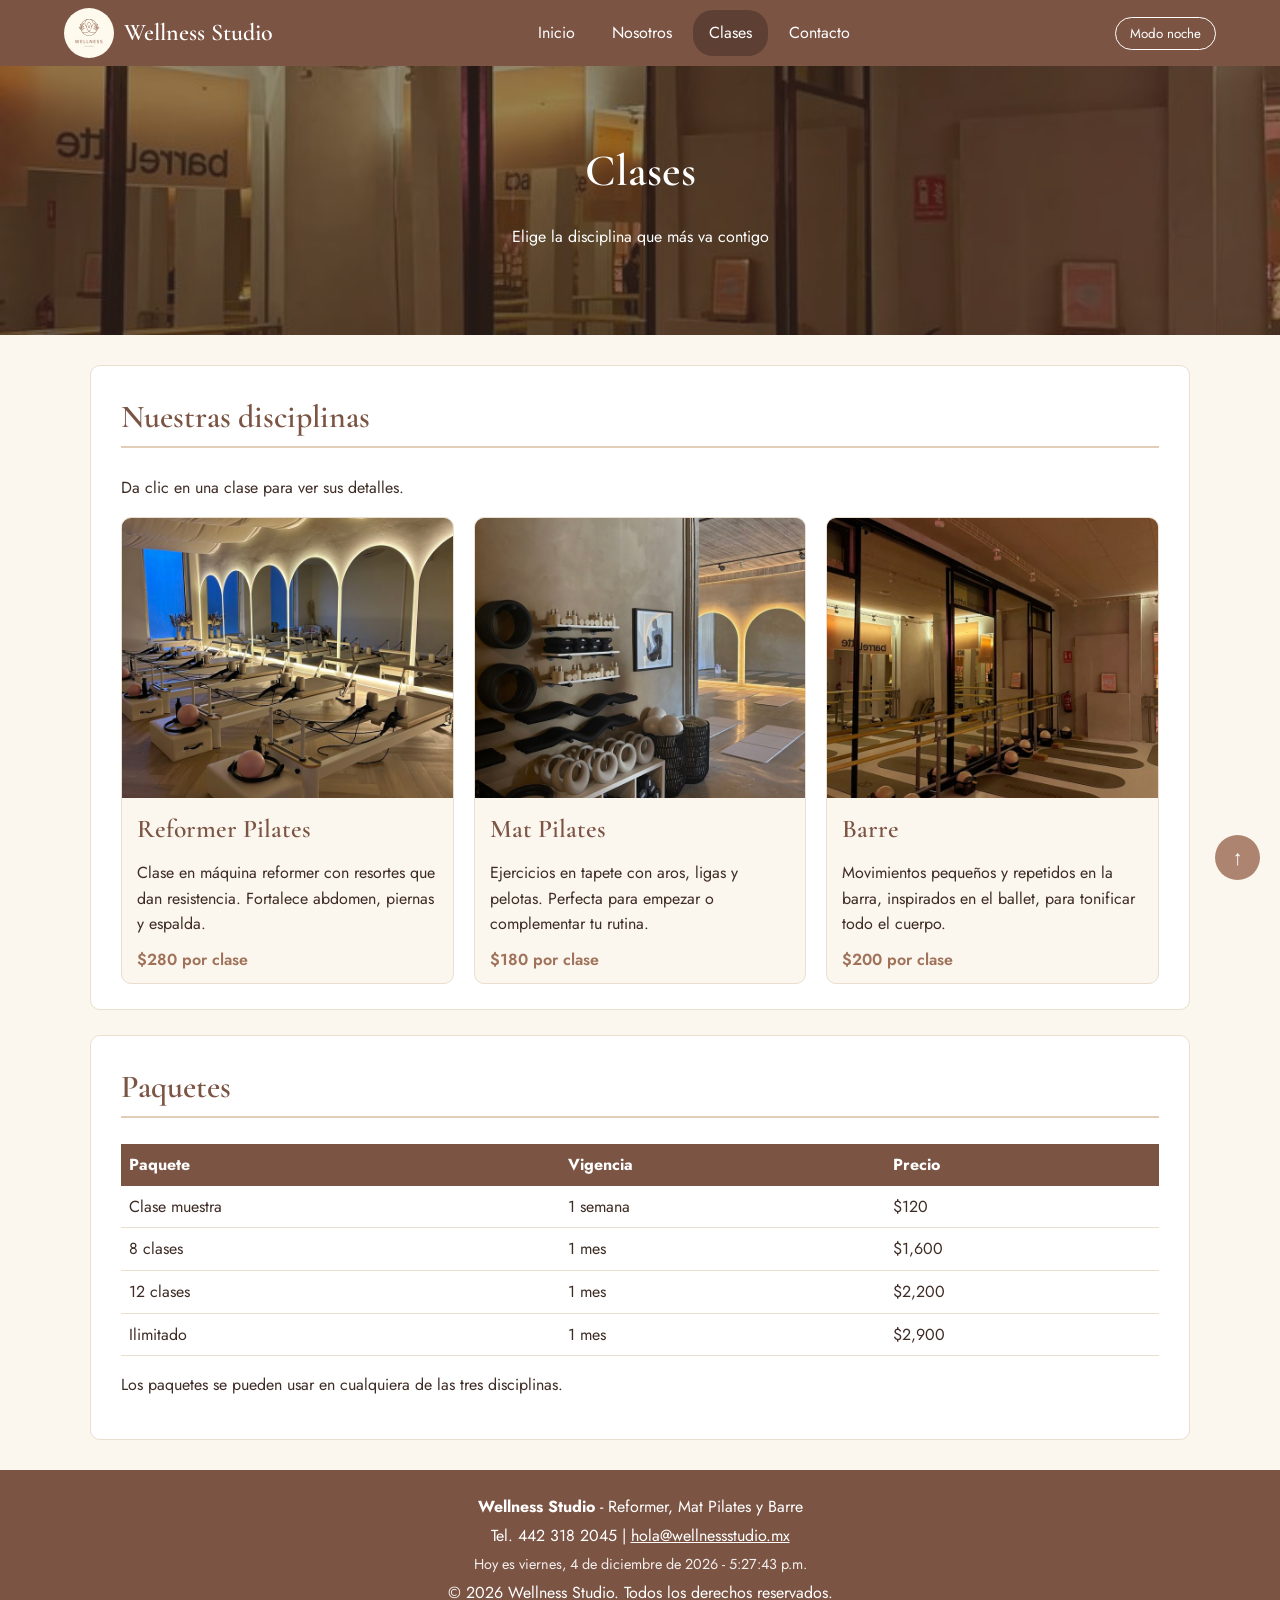
<file: clases.html>
<!DOCTYPE html>
<html lang="es">
<head>
    <meta charset="UTF-8">
    <meta name="viewport" content="width=device-width, initial-scale=1.0">
    <title>Clases - Wellness Studio</title>
    <link rel="icon" href="img/logo.jpg" type="image/jpeg">
    <link rel="stylesheet" href="css/style.css">

</head>
<body>

    <header class="barra-studio">
        <a href="index.html" class="logo-studio">
            <img src="img/logo.jpg" alt="Logo de Wellness Studio">
            Wellness Studio
        </a>
        <nav id="menu-principal">
            <ul class="menu-studio">
                <li><a href="index.html">Inicio</a></li>
                <li><a href="nosotros.html">Nosotros</a></li>
                <li><a href="clases.html" class="activo">Clases</a></li>
                <li><a href="contacto.html">Contacto</a></li>
            </ul>
        </nav>
        <button id="btn-noche">Modo noche</button>
        <button id="btn-menu-movil">&#9776;</button>
    </header>

    <div class="portada" style="background-image: url('img/barre_part.jpg');">
        <div class="velo">
            <h1>Clases</h1>
            <p>Elige la disciplina que más va contigo</p>
        </div>
    </div>

    <main>
        <section>
            <h2>Nuestras disciplinas</h2>
            <p>Da clic en una clase para ver sus detalles.</p>
            <div class="contenedor-clases">
                <div class="tarjeta-clase" data-clase="Reformer Pilates" data-duracion="50 min" data-cupo="8 personas" data-precio="$280">
                    <img src="img/reformer_part.jpg" alt="Salón de Reformer Pilates">
                    <h3>Reformer Pilates</h3>
                    <p>Clase en máquina reformer con resortes que dan resistencia. Fortalece abdomen, piernas y espalda.</p>
                    <p class="precio">$280 por clase</p>
                </div>
                <div class="tarjeta-clase" data-clase="Mat Pilates" data-duracion="50 min" data-cupo="12 personas" data-precio="$180">
                    <img src="img/matpilates_part.jpg" alt="Salón de Mat Pilates">
                    <h3>Mat Pilates</h3>
                    <p>Ejercicios en tapete con aros, ligas y pelotas. Perfecta para empezar o complementar tu rutina.</p>
                    <p class="precio">$180 por clase</p>
                </div>
                <div class="tarjeta-clase" data-clase="Barre" data-duracion="45 min" data-cupo="10 personas" data-precio="$200">
                    <img src="img/barre_part.jpg" alt="Salón de Barre">
                    <h3>Barre</h3>
                    <p>Movimientos pequeños y repetidos en la barra, inspirados en el ballet, para tonificar todo el cuerpo.</p>
                    <p class="precio">$200 por clase</p>
                </div>
            </div>

            <!-- aquí se escribe con jQuery la clase elegida -->
            <div id="clase-elegida" class="oculto"></div>
        </section>

        <section>
            <h2>Paquetes</h2>
            <table class="tabla-studio">
                <tr><th>Paquete</th><th>Vigencia</th><th>Precio</th></tr>
                <tr><td>Clase muestra</td><td>1 semana</td><td>$120</td></tr>
                <tr><td>8 clases</td><td>1 mes</td><td>$1,600</td></tr>
                <tr><td>12 clases</td><td>1 mes</td><td>$2,200</td></tr>
                <tr><td>Ilimitado</td><td>1 mes</td><td>$2,900</td></tr>
            </table>
            <p>Los paquetes se pueden usar en cualquiera de las tres disciplinas.</p>
        </section>
    </main>

    <footer>
        <p><strong>Wellness Studio</strong> - Reformer, Mat Pilates y Barre</p>
        <p>Tel. 442 318 2045 | <a href="mailto:hola@wellnessstudio.mx">hola@wellnessstudio.mx</a></p>
        <p id="fecha-hora"></p>
        <p>&copy; 2026 Wellness Studio. Todos los derechos reservados.</p>
    </footer>

    <button id="btn-subir">&#8593;</button>

    <script src="https://ajax.googleapis.com/ajax/libs/jquery/3.1.1/jquery.min.js"></script>
    <script src="js/studio.js"></script>
    <script src="js/clases.js"></script>

</body>
</html>
</file>
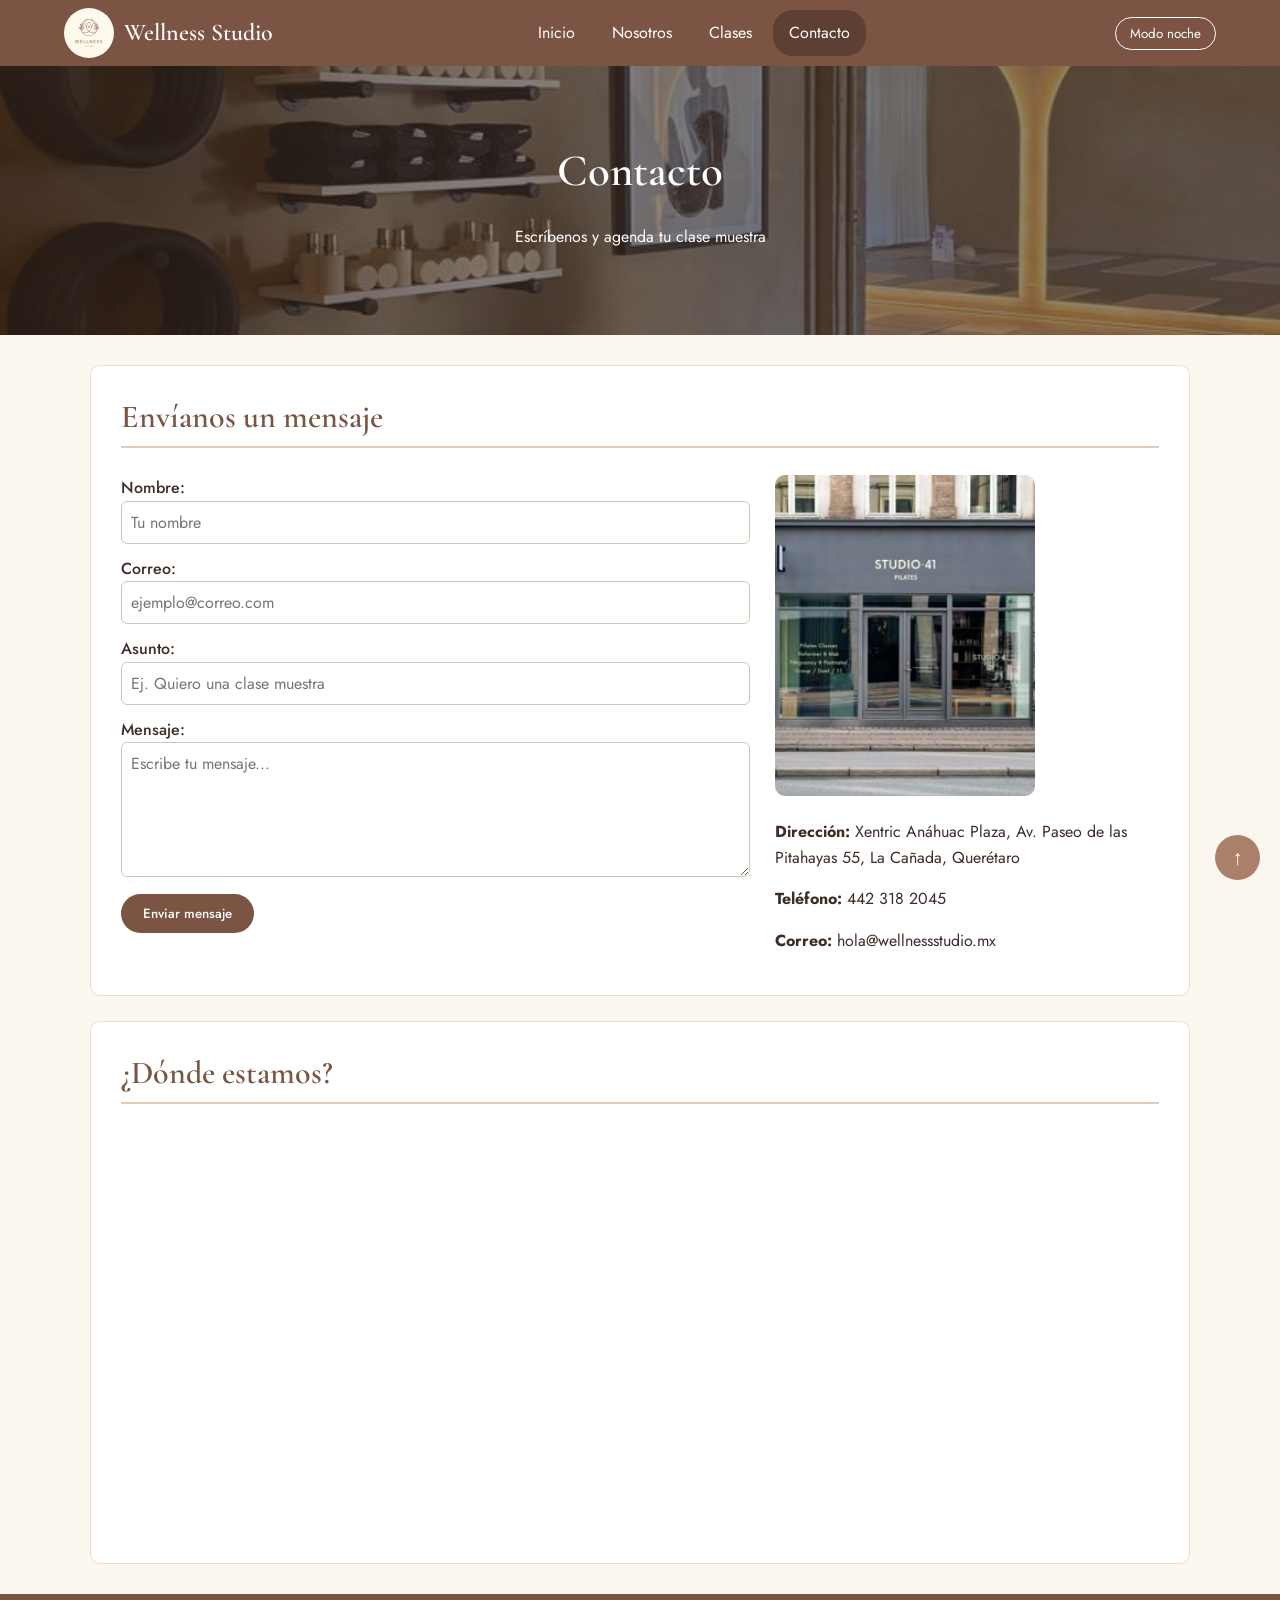
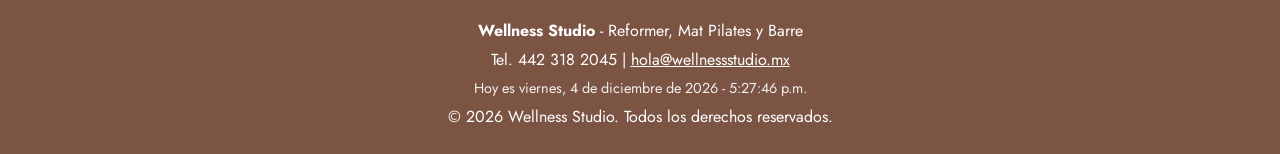
<file: contacto.html>
<!DOCTYPE html>
<html lang="es">
<head>
    <meta charset="UTF-8">
    <meta name="viewport" content="width=device-width, initial-scale=1.0">
    <title>Contacto - Wellness Studio</title>
    <link rel="icon" href="img/logo.jpg" type="image/jpeg">
    <link rel="stylesheet" href="css/style.css">

</head>
<body>

    <header class="barra-studio">
        <a href="index.html" class="logo-studio">
            <img src="img/logo.jpg" alt="Logo de Wellness Studio">
            Wellness Studio
        </a>
        <nav id="menu-principal">
            <ul class="menu-studio">
                <li><a href="index.html">Inicio</a></li>
                <li><a href="nosotros.html">Nosotros</a></li>
                <li><a href="clases.html">Clases</a></li>
                <li><a href="contacto.html" class="activo">Contacto</a></li>
            </ul>
        </nav>
        <button id="btn-noche">Modo noche</button>
        <button id="btn-menu-movil">&#9776;</button>
    </header>

    <div class="portada" style="background-image: url('img/matpilates_part.jpg');">
        <div class="velo">
            <h1>Contacto</h1>
            <p>Escríbenos y agenda tu clase muestra</p>
        </div>
    </div>

    <main>
        <section id="contacto">
            <h2>Envíanos un mensaje</h2>

            <div id="mensaje-exito" class="exito oculto">
                ¡Gracias! Recibimos tu mensaje y te contestaremos pronto.
            </div>

            <div class="contacto-fila">
                <form id="form-contacto" novalidate>
                    <div class="campo">
                        <label for="nombre">Nombre:</label>
                        <input type="text" id="nombre" placeholder="Tu nombre">
                        <span class="error-mensaje" id="error-nombre"></span>
                    </div>

                    <div class="campo">
                        <label for="correo">Correo:</label>
                        <input type="email" id="correo" placeholder="ejemplo@correo.com">
                        <span class="error-mensaje" id="error-correo"></span>
                    </div>

                    <div class="campo">
                        <label for="asunto">Asunto:</label>
                        <input type="text" id="asunto" placeholder="Ej. Quiero una clase muestra">
                        <span class="error-mensaje" id="error-asunto"></span>
                    </div>

                    <div class="campo">
                        <label for="mensaje">Mensaje:</label>
                        <textarea id="mensaje" rows="5" placeholder="Escribe tu mensaje..."></textarea>
                        <span class="error-mensaje" id="error-mensaje"></span>
                    </div>

                    <button type="submit" class="btn-studio">Enviar mensaje</button>
                </form>

                <div class="datos-studio">
                    <img src="img/studio_fuera.jpg" alt="Fachada de Wellness Studio">
                    <p><strong>Dirección:</strong> Xentric Anáhuac Plaza, Av. Paseo de las Pitahayas 55, La Cañada, Querétaro</p>
                    <p><strong>Teléfono:</strong> 442 318 2045</p>
                    <p><strong>Correo:</strong> hola@wellnessstudio.mx</p>
                </div>
            </div>
        </section>

        <!-- mapa de Google:  Incorporar un mapa-->
        <section class="mapa">
            <h2>¿Dónde estamos?</h2>
            <iframe src="https://maps.google.com/maps?q=20.678757,-100.313538&amp;z=15&amp;output=embed" width="800" height="600" style="border:0;" allowfullscreen="" loading="lazy" referrerpolicy="no-referrer-when-downgrade"></iframe>
        </section>
    </main>

    <footer>
        <p><strong>Wellness Studio</strong> - Reformer, Mat Pilates y Barre</p>
        <p>Tel. 442 318 2045 | <a href="mailto:hola@wellnessstudio.mx">hola@wellnessstudio.mx</a></p>
        <p id="fecha-hora"></p>
        <p>&copy; 2026 Wellness Studio. Todos los derechos reservados.</p>
    </footer>

    <button id="btn-subir">&#8593;</button>

    <script src="https://ajax.googleapis.com/ajax/libs/jquery/3.1.1/jquery.min.js"></script>
    <script src="js/studio.js"></script>
    <script src="js/contacto.js"></script>
  

</body>
</html>
</file>
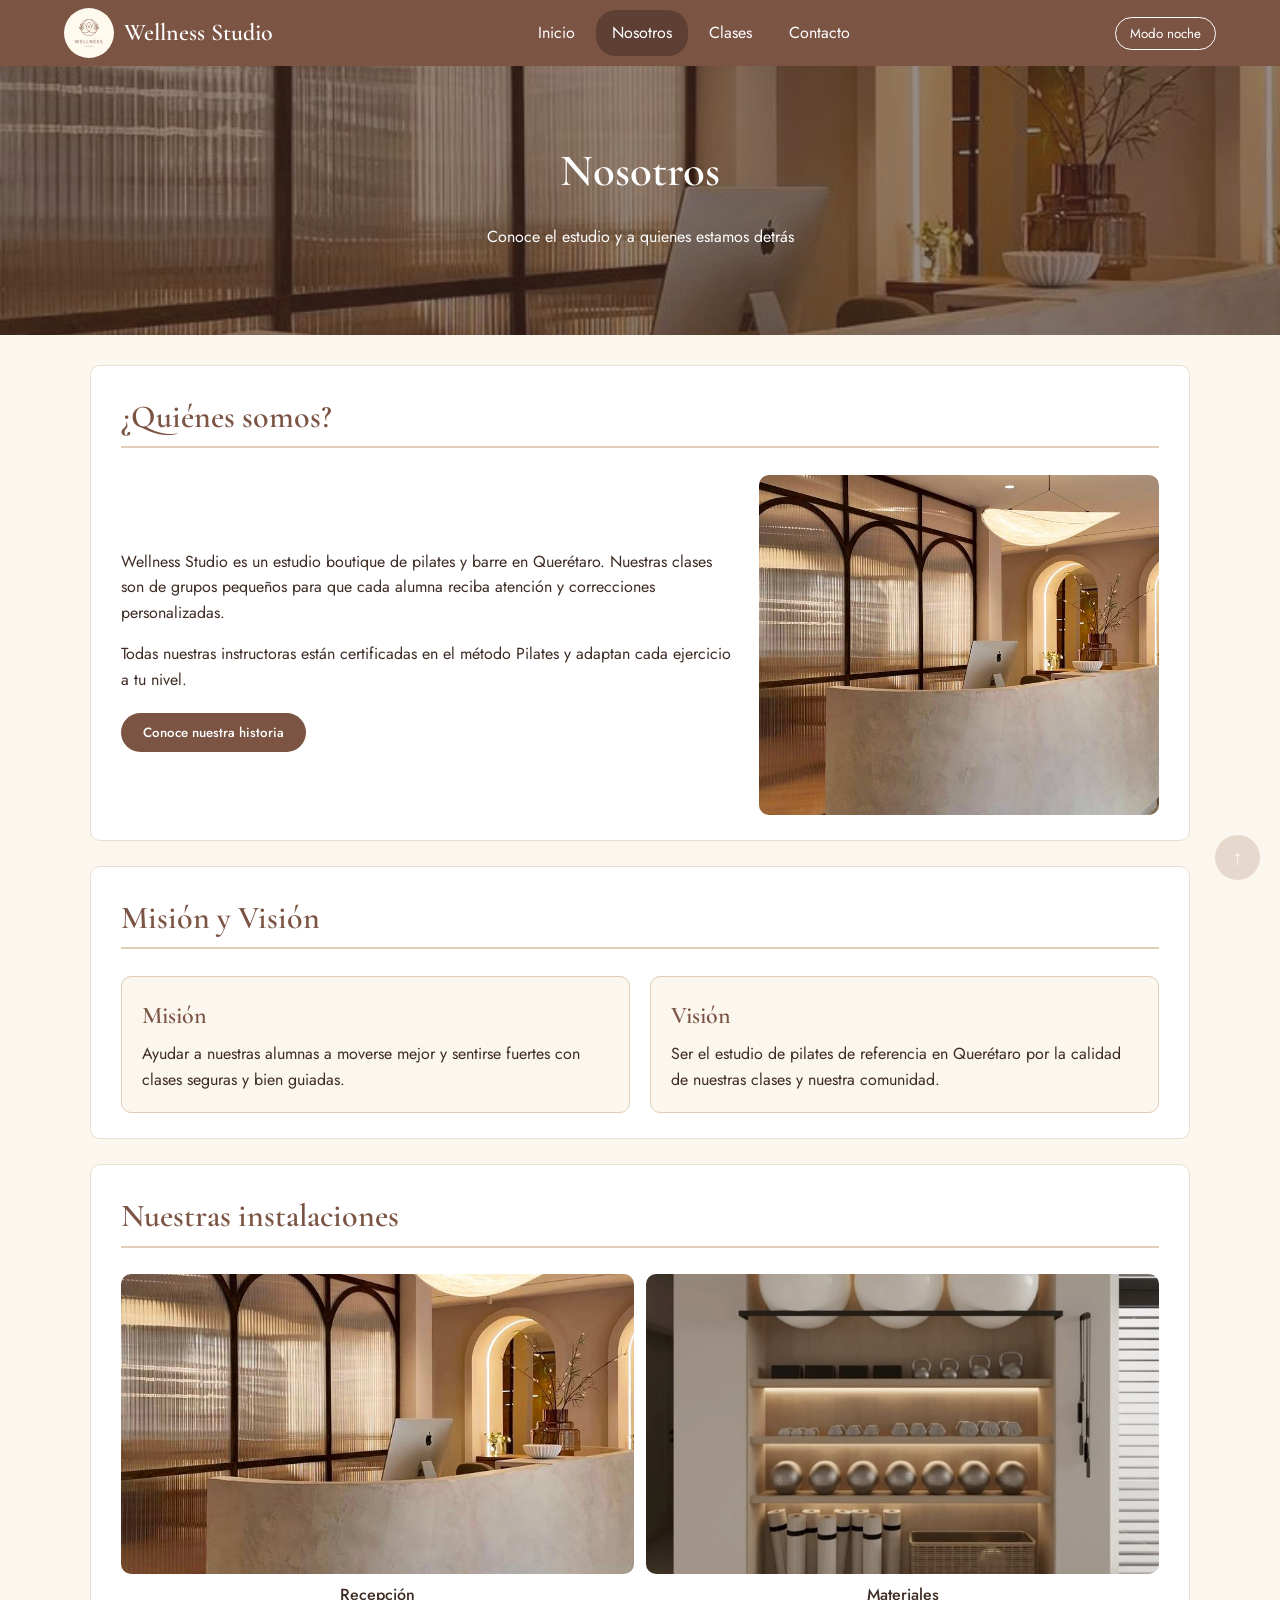
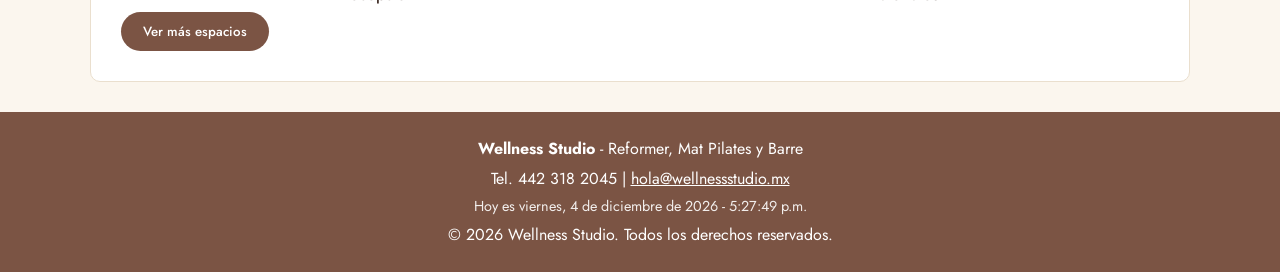
<file: nosotros.html>
<!DOCTYPE html>
<html lang="es">
<head>
    <meta charset="UTF-8">
    <meta name="viewport" content="width=device-width, initial-scale=1.0">
    <title>Nosotros - Wellness Studio</title>
    <link rel="icon" href="img/logo.jpg" type="image/jpeg">
    <link rel="stylesheet" href="css/style.css">

</head>
<body>

    <header class="barra-studio">
        <a href="index.html" class="logo-studio">
            <img src="img/logo.jpg" alt="Logo de Wellness Studio">
            Wellness Studio
        </a>
        <nav id="menu-principal">
            <ul class="menu-studio">
                <li><a href="index.html">Inicio</a></li>
                <li><a href="nosotros.html" class="activo">Nosotros</a></li>
                <li><a href="clases.html">Clases</a></li>
                <li><a href="contacto.html">Contacto</a></li>
            </ul>
        </nav>
        <button id="btn-noche">Modo noche</button>
        <button id="btn-menu-movil">&#9776;</button>
    </header>

    <div class="portada" style="background-image: url('img/recepcion_studio.jpg');">
        <div class="velo">
            <h1>Nosotros</h1>
            <p>Conoce el estudio y a quienes estamos detrás</p>
        </div>
    </div>

    <main>
        <section>
            <h2>¿Quiénes somos?</h2>
            <div class="historia">
                <div>
                    <p>Wellness Studio es un estudio boutique de pilates y barre en Querétaro. Nuestras clases son de grupos pequeños para que cada alumna reciba atención y correcciones personalizadas.</p>
                    <p>Todas nuestras instructoras están certificadas en el método Pilates y adaptan cada ejercicio a tu nivel.</p>
                    <!-- párrafo oculto que aparece con slideDown -->
                    <p id="parrafo-historia" class="oculto">Abrimos en 2022 con dos máquinas de reformer y un salón de tapetes. Hoy contamos con un salón para cada disciplina, vestidores y lockers para que vengas antes o después del trabajo.</p>
                    <button id="btn-historia" class="btn-studio">Conoce nuestra historia</button>
                </div>
                <img src="img/recepcion_studio.jpg" alt="Recepción de Wellness Studio">
            </div>
        </section>

        <section>
            <h2>Misión y Visión</h2>
            <div class="fila-studio">
                <div class="cuadro-studio">
                    <h3>Misión</h3>
                    <p>Ayudar a nuestras alumnas a moverse mejor y sentirse fuertes con clases seguras y bien guiadas.</p>
                </div>
                <div class="cuadro-studio">
                    <h3>Visión</h3>
                    <p>Ser el estudio de pilates de referencia en Querétaro por la calidad de nuestras clases y nuestra comunidad.</p>
                </div>
            </div>
        </section>

        <section>
            <h2>Nuestras instalaciones</h2>
            <div class="instalaciones">
                <figure class="espacio">
                    <img src="img/recepcion_studio.jpg" alt="Recepción">
                    <figcaption>Recepción</figcaption>
                </figure>
                <figure class="espacio">
                    <img src="img/materiales_studio.jpg" alt="Materiales para las clases">
                    <figcaption>Materiales</figcaption>
                </figure>
                <!-- estas dos se muestran con fadeIn -->
                <figure class="espacio extra oculto">
                    <img src="img/lockers_studio.jpg" alt="Lockers">
                    <figcaption>Lockers</figcaption>
                </figure>
                <figure class="espacio extra oculto">
                    <img src="img/vestidores.jpg" alt="Vestidores">
                    <figcaption>Vestidores</figcaption>
                </figure>
            </div>
            <button id="btn-instalaciones" class="btn-studio">Ver más espacios</button>
        </section>
    </main>

    <footer>
        <p><strong>Wellness Studio</strong> - Reformer, Mat Pilates y Barre</p>
        <p>Tel. 442 318 2045 | <a href="mailto:hola@wellnessstudio.mx">hola@wellnessstudio.mx</a></p>
        <p id="fecha-hora"></p>
        <p>&copy; 2026 Wellness Studio. Todos los derechos reservados.</p>
    </footer>

    <button id="btn-subir">&#8593;</button>

    <script src="https://ajax.googleapis.com/ajax/libs/jquery/3.1.1/jquery.min.js"></script>
    <script src="js/studio.js"></script>
    <script src="js/nosotros.js"></script>

</body>
</html>
</file>
<file: css/style.css>
@import url('https://fonts.googleapis.com/css2?family=Cormorant+Garamond:wght@500;600&family=Jost:wght@400;500;600&display=swap');

/* Estilos globales de Wellness Studio */
* {
    box-sizing: border-box;
}

body {
    font-family: 'Jost', Arial, Helvetica, sans-serif;
    background-color: #fbf6ee;
    color: #3e2c25;
    margin: 0;
    line-height: 1.6;
}

h1, h2, h3 {
    font-family: 'Cormorant Garamond', Georgia, serif;
    font-weight: 600;
}

a {
    color: #7b5444;
}

.oculto {
    display: none;
}

/* Barra superior de navegación */
.barra-studio {
    background-color: #7b5444;
    position: sticky;
    top: 0;
    z-index: 10;
    display: flex;
    align-items: center;
    justify-content: space-between;
    flex-wrap: wrap;
    padding: 8px 5%;
}

.logo-studio {
    display: flex;
    align-items: center;
    gap: 10px;
    color: white;
    text-decoration: none;
    font-family: 'Cormorant Garamond', Georgia, serif;
    font-size: 1.5rem;
    font-weight: 600;
}

.logo-studio img {
    width: 50px;
    border-radius: 50%;
}

.menu-studio {
    list-style: none;
    margin: 0;
    padding: 0;
}

.menu-studio li {
    display: inline-block;
}

.menu-studio a {
    display: inline-block;
    color: white;
    text-decoration: none;
    padding: 10px 16px;
    border-radius: 20px;
}

.menu-studio a:hover,
.menu-studio a.activo {
    background-color: #5e3f33;
}

#btn-noche,
#btn-menu-movil {
    background: none;
    color: white;
    border: 1px solid white;
    border-radius: 20px;
    padding: 6px 14px;
    cursor: pointer;
    font-family: inherit;
}

#btn-menu-movil {
    display: none;
    font-size: 1.2rem;
    border-radius: 4px;
}

/* Portadas con imagen de fondo */
.portada {
    background-size: cover;
    background-position: center;
    color: white;
    text-align: center;
}

.velo {
    background-color: rgba(62, 44, 37, 0.55);
    padding: 70px 20px;
}

.portada h1 {
    margin: 0;
    font-size: 2.8rem;
}

.portada-inicio {
    background-image: url("../img/reformer_part.jpg");
}

.portada-inicio .velo {
    padding: 120px 20px;
}

.portada-inicio img {
    width: 120px;
    border-radius: 50%;
}

.portada-inicio h1 {
    font-size: 3.4rem;
}

/* Layout principal */
main {
    width: 90%;
    max-width: 1100px;
    margin: 30px auto;
}

section {
    background-color: white;
    padding: 25px 30px;
    margin-bottom: 25px;
    border: 1px solid #eadfce;
    border-radius: 10px;
}

section h2 {
    color: #7b5444;
    margin-top: 0;
    font-size: 2rem;
    border-bottom: 2px solid #e2cdb7;
    padding-bottom: 4px;
}

/* Botones */
.btn-studio {
    display: inline-block;
    background-color: #7b5444;
    color: white;
    padding: 10px 22px;
    border: none;
    border-radius: 25px;
    font-family: inherit;
    font-weight: 500;
    text-decoration: none;
    cursor: pointer;
    margin: 5px 5px 5px 0;
}

.btn-studio:hover {
    background-color: #5e3f33;
}

.btn-claro {
    background-color: white;
    color: #7b5444;
}

.btn-claro:hover {
    background-color: #f3e9dc;
}

/* Cuadros en fila */
.fila-studio {
    display: flex;
    gap: 20px;
}

.cuadro-studio {
    flex: 1 1 0;
    background-color: #fbf6ee;
    border: 1px solid #e2cdb7;
    padding: 20px;
    border-radius: 10px;
}

.cuadro-studio h3 {
    color: #7b5444;
    margin: 0 0 6px;
    font-size: 1.5rem;
}

.cuadro-studio p {
    margin: 0;
}

/* Slider de clases (bxSlider) */
.slider img {
    width: 100%;
    height: 420px;
    object-fit: cover;
}

.bx-wrapper {
    max-width: 850px !important;
    margin: 0 auto 50px;
    border: 0;
    box-shadow: none;
}

.bx-wrapper .bx-caption {
    background-color: rgba(62, 44, 37, 0.7);
}

.bx-wrapper .bx-caption span {
    font-family: 'Jost', Arial, sans-serif;
    font-size: 1rem;
}

/* Tabla de horarios y precios */
.tabla-studio {
    width: 100%;
    border-collapse: collapse;
}

.tabla-studio th {
    background-color: #7b5444;
    color: white;
    text-align: left;
    padding: 8px;
}

.tabla-studio td {
    padding: 8px;
    border-bottom: 1px solid #eadfce;
}

/* Nosotros */
.historia {
    display: flex;
    flex-wrap: wrap;
    gap: 25px;
    align-items: center;
}

.historia div {
    flex: 1 1 300px;
}

.historia img {
    flex: 1 1 280px;
    max-width: 400px;
    width: 100%;
    height: 340px;
    object-fit: cover;
    border-radius: 10px;
}

.instalaciones {
    display: flex;
    flex-wrap: wrap;
    gap: 12px;
}

.espacio {
    flex: 1 1 220px;
    margin: 0;
}

.espacio img {
    width: 100%;
    height: 300px;
    object-fit: cover;
    border-radius: 10px;
}

.espacio figcaption {
    text-align: center;
    font-weight: 500;
}

/* Clases */
.contenedor-clases {
    display: flex;
    flex-wrap: wrap;
    gap: 20px;
}

.tarjeta-clase {
    flex: 1 1 260px;
    border: 1px solid #eadfce;
    border-radius: 10px;
    overflow: hidden;
    background-color: #fbf6ee;
    cursor: pointer;
    transition: transform 0.2s;
}

.tarjeta-clase:hover {
    transform: translateY(-4px);
}

.tarjeta-clase.elegida {
    border: 2px solid #7b5444;
}

.tarjeta-clase img {
    width: 100%;
    height: 280px;
    object-fit: cover;
}

.tarjeta-clase h3,
.tarjeta-clase p {
    margin: 4px 15px 10px;
}

.tarjeta-clase h3 {
    font-size: 1.6rem;
    color: #7b5444;
}

.precio {
    color: #a0725a;
    font-weight: 600;
}

#clase-elegida {
    margin-top: 20px;
    background-color: #f3e9dc;
    padding: 15px 20px;
    border-radius: 10px;
}

/* Contacto */
.contacto-fila {
    display: flex;
    flex-wrap: wrap;
    gap: 25px;
}

.contacto-fila form {
    flex: 2 1 340px;
}

.datos-studio {
    flex: 1 1 240px;
}

.datos-studio img {
    width: 100%;
    max-width: 260px;
    border-radius: 10px;
}

.campo {
    display: flex;
    flex-direction: column;
    margin-bottom: 12px;
}

label {
    font-weight: 500;
}

input, textarea, select {
    width: 100%;
    border: 1px solid #d6c4b0;
    border-radius: 6px;
    padding: 9px;
    font-family: inherit;
    font-size: 1rem;
}

.error-mensaje {
    color: #c0392b;
    font-size: 0.85rem;
}

.input-error {
    border-color: #c0392b;
}

.exito {
    background-color: #e3f1e0;
    color: #2e5b27;
    padding: 12px;
    border-radius: 6px;
}

.mapa iframe {
    width: 100%;
    height: 400px;
    border-radius: 10px;
}

/* Pie de página */
footer {
    background-color: #7b5444;
    color: white;
    text-align: center;
    padding: 20px 10px;
}

footer p {
    margin: 4px 0;
}

footer a {
    color: white;
}

#fecha-hora {
    font-size: 0.9rem;
    opacity: 0.9;
}

#btn-subir {
    display: none;
    position: fixed;
    right: 20px;
    bottom: 20px;
    width: 45px;
    height: 45px;
    border-radius: 50%;
    border: none;
    background-color: #a0725a;
    color: white;
    font-size: 1.3rem;
    cursor: pointer;
    z-index: 15;
}

/* Modo noche (tema oscuro) */
body.noche {
    background-color: #1f1915;
    color: #eee3d6;
}

body.noche section,
body.noche .cuadro-studio,
body.noche .tarjeta-clase,
body.noche #clase-elegida {
    background-color: #2c231e;
    border-color: #4a3b32;
}

body.noche section h2,
body.noche h3,
body.noche main a {
    color: #e2c3a6;
}

body.noche input,
body.noche textarea {
    background-color: #1f1915;
    color: #eee3d6;
}

/* Diseño responsivo */
@media (max-width: 850px) {
    #btn-menu-movil {
        display: block;
    }

    #btn-noche {
        margin-left: auto;
        margin-right: 10px;
    }

    nav {
        display: none;
        width: 100%;
        order: 3;
    }

    nav.abierto {
        display: block;
    }

    .menu-studio li,
    .menu-studio a {
        display: block;
    }
}

@media (max-width: 600px) {
    .barra-studio {
        padding: 8px 4%;
    }

    .logo-studio {
        font-size: 1.15rem;
    }

    .logo-studio img {
        width: 40px;
    }

    #btn-noche {
        padding: 5px 10px;
        font-size: 0.8rem;
    }

    section {
        padding: 18px 15px;
    }

    .portada h1,
    .portada-inicio h1 {
        font-size: 2.1rem;
    }

    .portada-inicio .velo {
        padding: 70px 20px;
    }

    .fila-studio {
        flex-direction: column;
    }

    .slider img {
        height: 250px;
    }

    .mapa iframe {
        height: 300px;
    }
}
</file>
